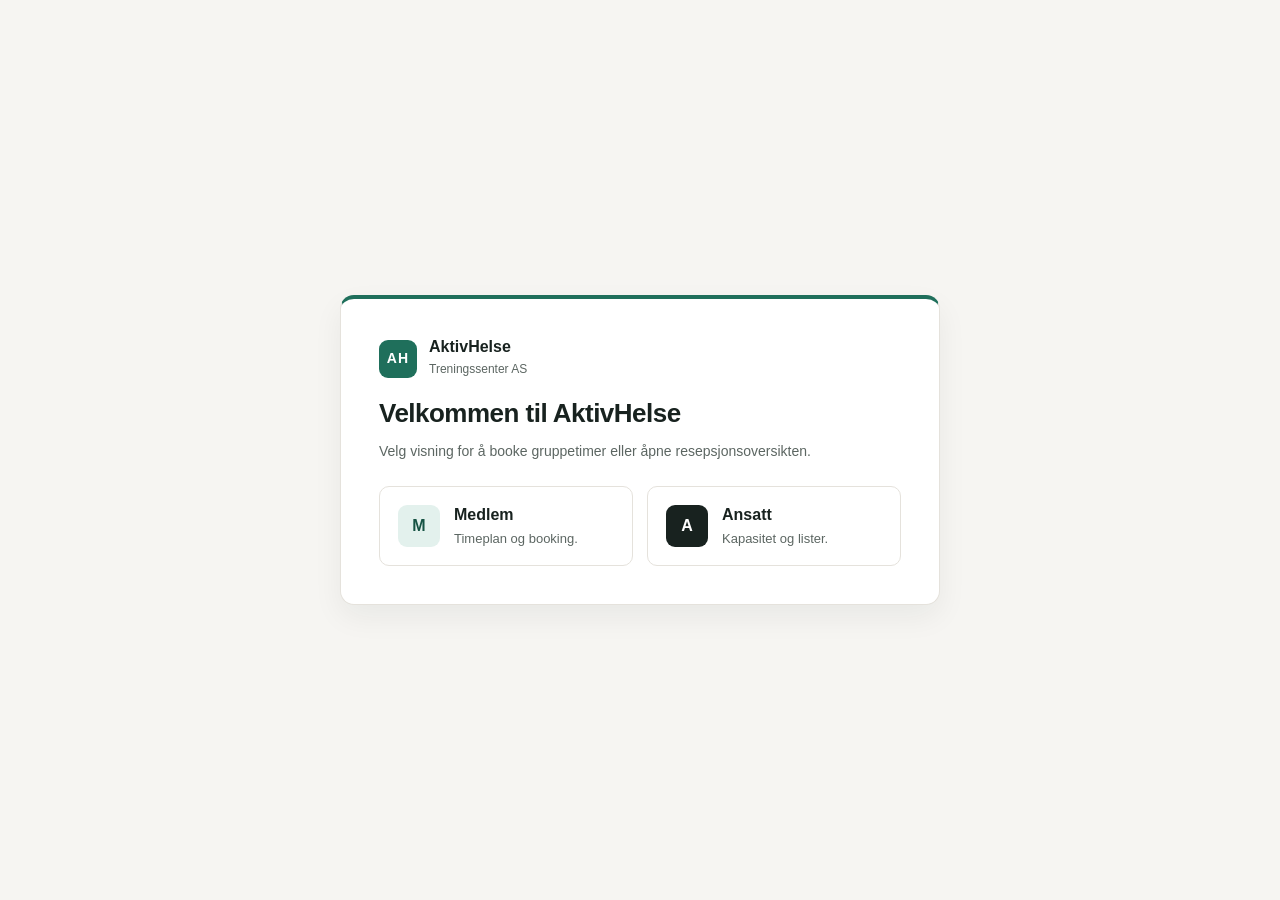
<file: app/index.html>
<!DOCTYPE html>
<html lang="no">
<head>
  <meta charset="UTF-8" />
  <meta name="viewport" content="width=device-width, initial-scale=1.0" />
  <title>AktivHelse Treningssenter AS</title>
  <link rel="stylesheet" href="css/style.css" />
</head>
<body class="sentrert-side">
  <main class="portal-kort">
    <div class="brand-rad" style="margin-bottom: 14px;">
      <span class="brand-ikon">AH</span>
      <div>
        <strong style="font-size: 16px; color: var(--mork-skifer); display: block; line-height: 1.2;">AktivHelse</strong>
        <span style="font-size: 12px; color: var(--tekst-dempet);">Treningssenter AS</span>
      </div>
    </div>

    <h1>Velkommen til AktivHelse</h1>
    <p class="undertittel">
      Velg visning for å booke gruppetimer eller åpne resepsjonsoversikten.
    </p>

    <div class="rolle-valg">
      <a href="medlem.html" class="rolle-kort">
        <div class="rolle-merke">M</div>
        <div>
          <h2>Medlem</h2>
          <p>Timeplan og booking.</p>
        </div>
      </a>

      <a href="ansatt.html" class="rolle-kort">
        <div class="rolle-merke" style="background: var(--mork-skifer); color: #FFFFFF;">A</div>
        <div>
          <h2>Ansatt</h2>
          <p>Kapasitet og lister.</p>
        </div>
      </a>
    </div>
  </main>
</body>
</html>
</file>
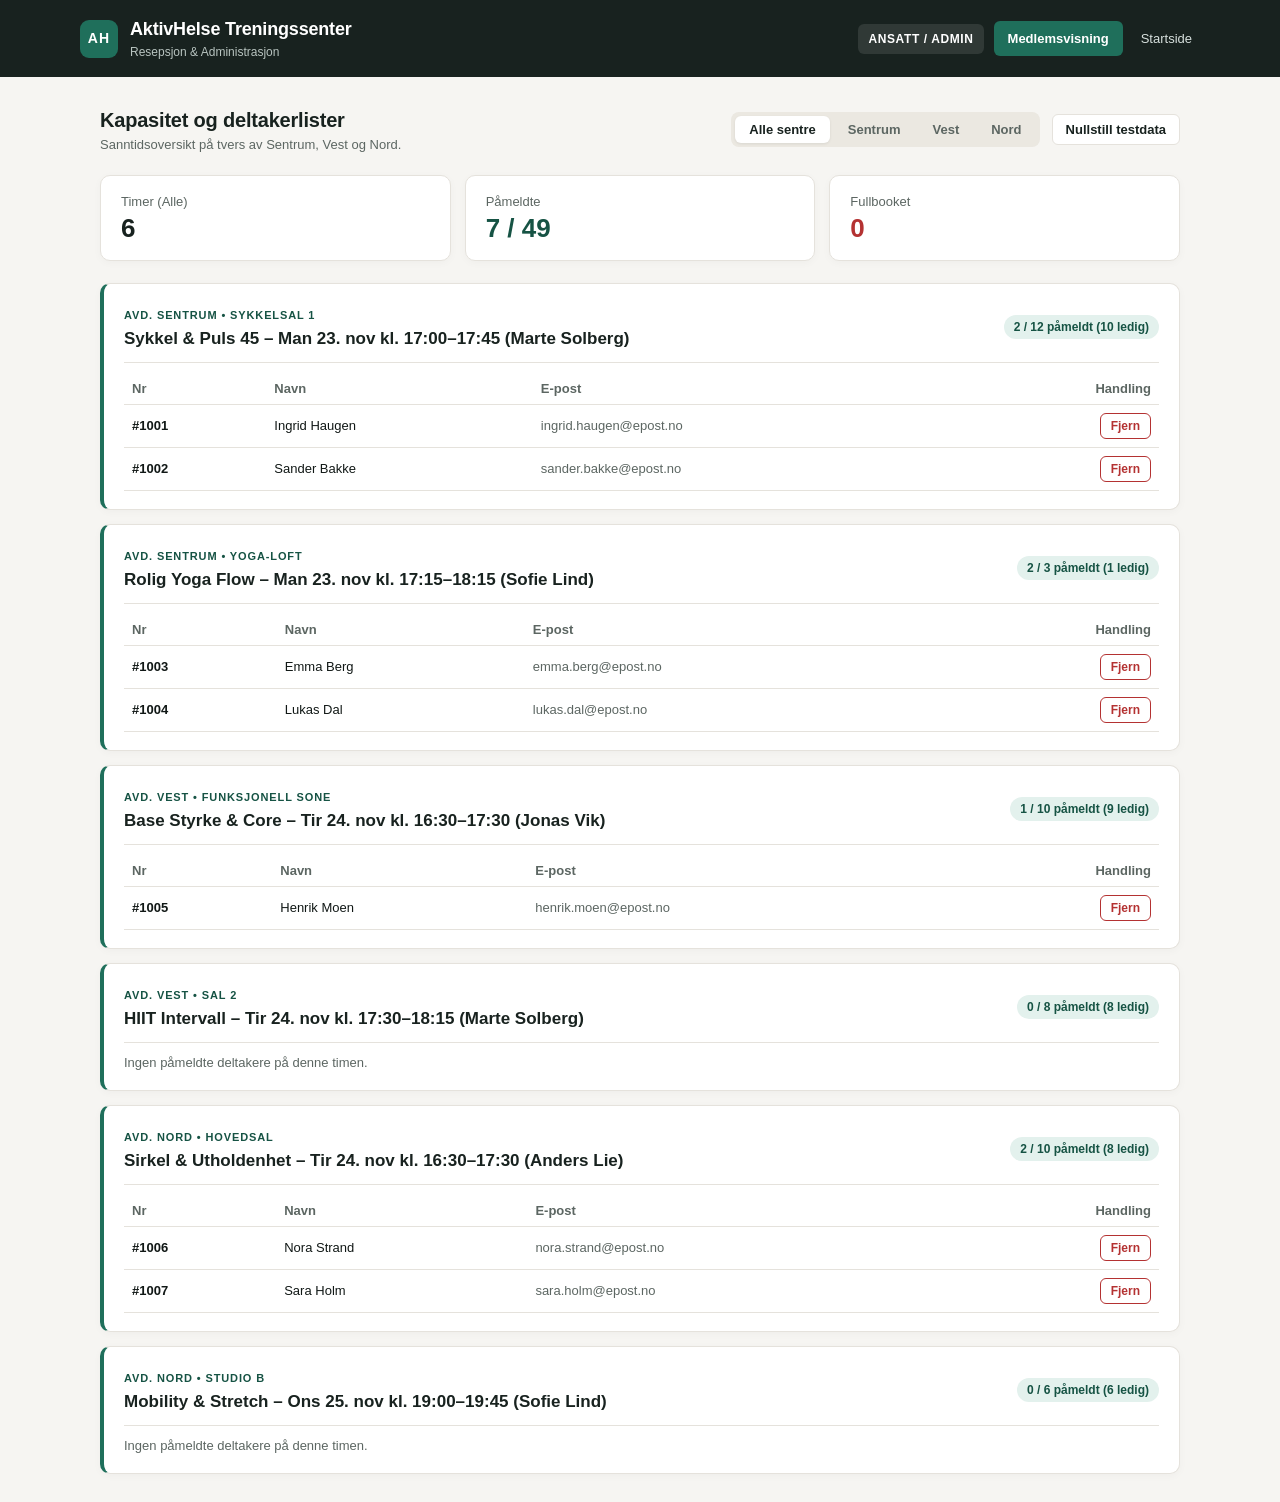
<file: app/ansatt.html>
<!DOCTYPE html>
<html lang="no">
<head>
  <meta charset="UTF-8" />
  <meta name="viewport" content="width=device-width, initial-scale=1.0" />
  <title>AktivHelse – Resepsjon &amp; Ansatt</title>
  <link rel="stylesheet" href="css/style.css" />
</head>
<body>
  <header class="topbar">
    <div class="topbar-innhold">
      <div class="brand-rad">
        <span class="brand-ikon">AH</span>
        <div>
          <h1>AktivHelse Treningssenter</h1>
          <p class="undertittel">Resepsjon &amp; Administrasjon</p>
        </div>
      </div>
      <div class="rolle-bytte">
        <span class="aktiv-rolle">Ansatt / Admin</span>
        <a href="medlem.html" class="btn-sekundar">Medlemsvisning</a>
        <a href="index.html" class="btn-lenke">Startside</a>
      </div>
    </div>
  </header>

  <main class="container">
    <section class="filter-bar">
      <div>
        <h2>Kapasitet og deltakerlister</h2>
        <p class="meta">Sanntidsoversikt på tvers av Sentrum, Vest og Nord.</p>
      </div>
      <div class="filter-kontroll">
        <div class="chip-gruppe" role="group" aria-label="Velg avdeling">
          <button type="button" class="chip aktiv" onclick="velgAnsattChip('Alle', this)">Alle sentre</button>
          <button type="button" class="chip" onclick="velgAnsattChip('Sentrum', this)">Sentrum</button>
          <button type="button" class="chip" onclick="velgAnsattChip('Vest', this)">Vest</button>
          <button type="button" class="chip" onclick="velgAnsattChip('Nord', this)">Nord</button>
        </div>
        <input type="hidden" id="ansatt-avdeling-filter" value="Alle" />
        <button type="button" class="btn-outline" onclick="nullstillDemo()">Nullstill testdata</button>
      </div>
    </section>

    <div id="status-melding" class="melding skjult" role="status"></div>
    <section id="ansatt-liste"></section>
  </main>

  <script src="js/storage.js"></script>
  <script src="js/ansatt.js"></script>
</body>
</html>
</file>
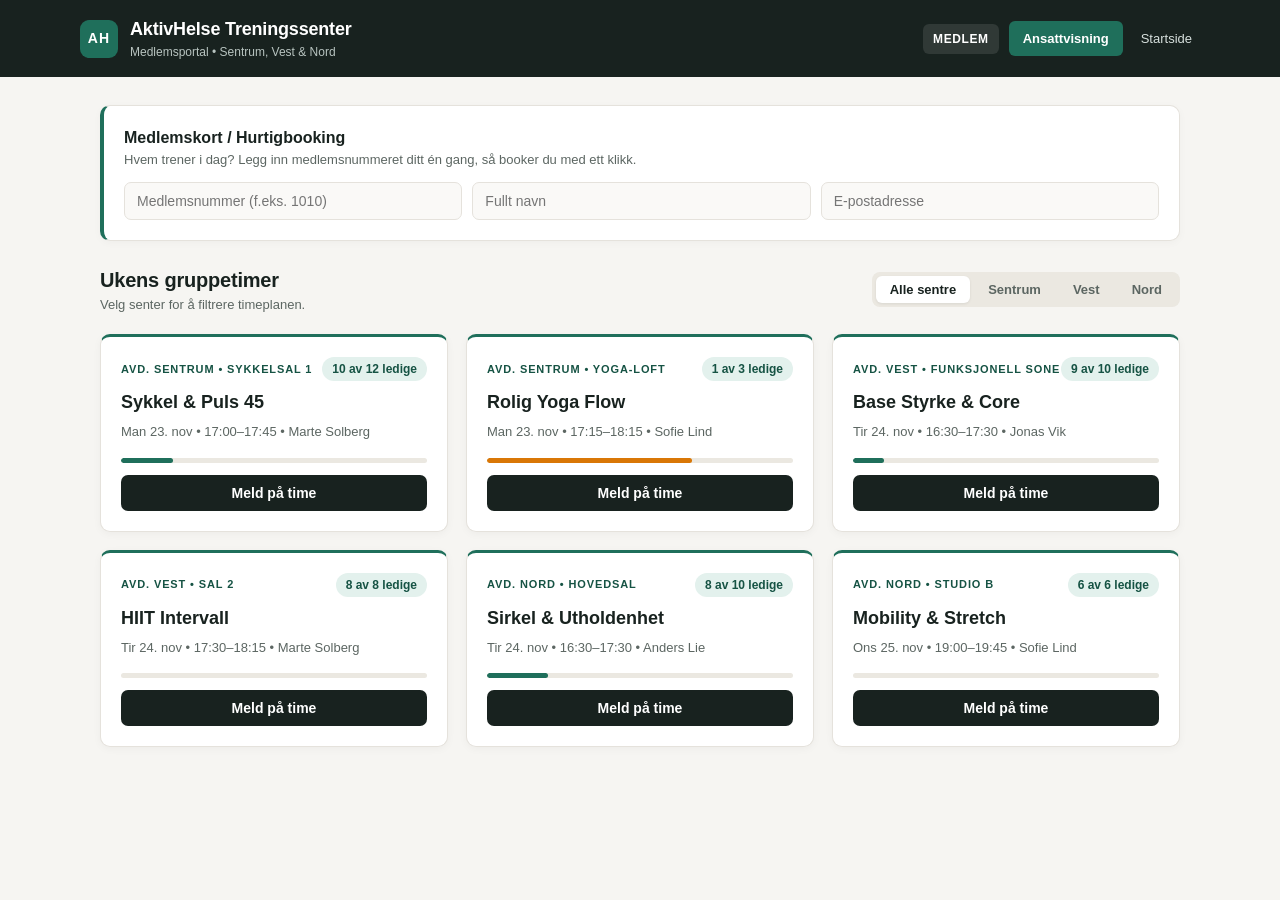
<file: app/medlem.html>
<!DOCTYPE html>
<html lang="no">
<head>
  <meta charset="UTF-8" />
  <meta name="viewport" content="width=device-width, initial-scale=1.0" />
  <title>AktivHelse – Medlemsportal</title>
  <link rel="stylesheet" href="css/style.css" />
</head>
<body>
  <header class="topbar">
    <div class="topbar-innhold">
      <div class="brand-rad">
        <span class="brand-ikon">AH</span>
        <div>
          <h1>AktivHelse Treningssenter</h1>
          <p class="undertittel">Medlemsportal • Sentrum, Vest &amp; Nord</p>
        </div>
      </div>
      <div class="rolle-bytte">
        <span class="aktiv-rolle">Medlem</span>
        <a href="ansatt.html" class="btn-sekundar">Ansattvisning</a>
        <a href="index.html" class="btn-lenke">Startside</a>
      </div>
    </div>
  </header>

  <main class="container">
    <!-- Medlemskort / Hurtigbooking -->
    <section class="kort" style="margin-bottom: 24px; border-left: 4px solid var(--salvie);">
      <div style="display: flex; justify-content: space-between; align-items: center; margin-bottom: 12px; flex-wrap: wrap; gap: 8px;">
        <div>
          <h2 style="font-size: 16px; color: var(--mork-skifer);">Medlemskort / Hurtigbooking</h2>
          <p class="meta">Hvem trener i dag? Legg inn medlemsnummeret ditt én gang, så booker du med ett klikk.</p>
        </div>
        <span id="profil-status" class="badge badge-ledig" style="display: none;">Aktivt medlemskort</span>
      </div>

      <div style="display: grid; grid-template-columns: repeat(auto-fit, minmax(200px, 1fr)); gap: 10px;">
        <input type="text" id="aktiv-medlemsnr" placeholder="Medlemsnummer (f.eks. 1010)" oninput="lagreAktivBruker()" />
        <input type="text" id="aktiv-navn" placeholder="Fullt navn" oninput="lagreAktivBruker()" />
        <input type="email" id="aktiv-epost" placeholder="E-postadresse" oninput="lagreAktivBruker()" />
      </div>
    </section>

    <!-- Avdelings-chips (hurtigfilter) -->
    <section class="filter-bar">
      <div>
        <h2>Ukens gruppetimer</h2>
        <p class="meta">Velg senter for å filtrere timeplanen.</p>
      </div>
      <div class="chip-gruppe" role="group" aria-label="Velg avdeling">
        <button type="button" class="chip aktiv" data-avdeling="Alle" onclick="velgAvdelingChip('Alle', this)">Alle sentre</button>
        <button type="button" class="chip" data-avdeling="Sentrum" onclick="velgAvdelingChip('Sentrum', this)">Sentrum</button>
        <button type="button" class="chip" data-avdeling="Vest" onclick="velgAvdelingChip('Vest', this)">Vest</button>
        <button type="button" class="chip" data-avdeling="Nord" onclick="velgAvdelingChip('Nord', this)">Nord</button>
        <input type="hidden" id="avdeling-filter" value="Alle" />
      </div>
    </section>

    <div id="status-melding" class="melding skjult" role="status"></div>
    <section id="timeplan-liste" class="timeplan-grid"></section>
  </main>

  <script src="js/storage.js"></script>
  <script src="js/medlem.js"></script>
</body>
</html>
</file>
<file: app/css/style.css>
:root {
  --bg-skifer: #F6F5F2;
  --kort-hvit: #FFFFFF;
  --ramme: #E5E2DC;
  --mork-skifer: #18221F;
  --koks: #111816;
  --tekst-dempet: #5C6662;
  --salvie: #1F6F5B;
  --salvie-mork: #165344;
  --lys-salvie: #E3F1ED;
  --varsel-gul: #D97706;
  --varsel-rod: #B43232;
  --varsel-rosa: #FBEAEA;
}

* {
  box-sizing: border-box;
  margin: 0;
  padding: 0;
  font-family: "Inter", -apple-system, BlinkMacSystemFont, "Segoe UI", Roboto, sans-serif;
}

html,
body {
  max-width: 100%;
  overflow-x: hidden;
  background-color: var(--bg-skifer);
  color: var(--koks);
  line-height: 1.5;
}

/* Merkevare-ikon (AH) */
.brand-rad {
  display: flex;
  align-items: center;
  gap: 12px;
}

.brand-ikon {
  display: inline-flex;
  align-items: center;
  justify-content: center;
  width: 38px;
  height: 38px;
  background-color: var(--salvie);
  color: #FFFFFF;
  font-weight: 800;
  font-size: 14px;
  letter-spacing: 0.08em;
  border-radius: 9px;
  flex-shrink: 0;
}

/* Startportal (index.html) */
body.sentrert-side {
  display: flex;
  align-items: center;
  justify-content: center;
  min-height: 100vh;
  padding: 20px;
}

.portal-kort {
  background: var(--kort-hvit);
  border: 1px solid var(--ramme);
  border-top: 4px solid var(--salvie);
  border-radius: 14px;
  max-width: 600px;
  width: 100%;
  padding: 38px;
  box-shadow: 0 12px 30px rgba(24, 34, 31, 0.06);
}

.portal-kort h1 {
  font-size: 26px;
  font-weight: 700;
  letter-spacing: -0.02em;
  color: var(--mork-skifer);
  margin-bottom: 8px;
}

.undertittel {
  color: var(--tekst-dempet);
  font-size: 14px;
}

.rolle-valg {
  display: grid;
  grid-template-columns: 1fr 1fr;
  gap: 14px;
  margin-top: 24px;
}

.rolle-kort {
  display: flex;
  align-items: center;
  gap: 14px;
  padding: 16px 18px;
  border: 1.5px solid var(--ramme);
  border-radius: 10px;
  text-decoration: none;
  color: inherit;
  transition: all 0.15s ease;
}

.rolle-kort:hover {
  border-color: var(--salvie);
  background-color: #F4F9F7;
  transform: translateY(-1px);
}

.rolle-merke {
  width: 42px;
  height: 42px;
  border-radius: 9px;
  background: var(--lys-salvie);
  color: var(--salvie-mork);
  font-weight: 800;
  font-size: 16px;
  display: flex;
  align-items: center;
  justify-content: center;
  flex-shrink: 0;
}

.rolle-kort h2 {
  font-size: 16px;
  color: var(--mork-skifer);
  margin-bottom: 2px;
}

.rolle-kort p {
  font-size: 13px;
  color: var(--tekst-dempet);
}

/* Topplinje */
.topbar {
  background-color: var(--mork-skifer);
  color: #FFFFFF;
  padding: 16px 24px;
}

.topbar-innhold {
  max-width: 1120px;
  margin: 0 auto;
  display: flex;
  justify-content: space-between;
  align-items: center;
  flex-wrap: wrap;
  gap: 12px;
}

.topbar h1 {
  font-size: 18px;
  font-weight: 700;
  letter-spacing: -0.01em;
}

.topbar .undertittel {
  color: #B8C4C0;
  font-size: 12px;
}

.rolle-bytte {
  display: flex;
  align-items: center;
  gap: 10px;
  flex-wrap: wrap;
}

.aktiv-rolle {
  font-size: 12px;
  font-weight: 600;
  text-transform: uppercase;
  letter-spacing: 0.05em;
  background: rgba(255, 255, 255, 0.1);
  padding: 6px 10px;
  border-radius: 6px;
}

.btn-sekundar {
  background-color: var(--salvie);
  color: #FFFFFF;
  border: none;
  padding: 8px 14px;
  border-radius: 6px;
  font-size: 13px;
  font-weight: 600;
  text-decoration: none;
  cursor: pointer;
}

.btn-sekundar:hover {
  background-color: var(--salvie-mork);
}

.btn-outline {
  background: var(--kort-hvit);
  color: var(--mork-skifer);
  border: 1px solid var(--ramme);
  padding: 7px 13px;
  border-radius: 6px;
  font-size: 13px;
  font-weight: 600;
  cursor: pointer;
}

.btn-outline:hover {
  border-color: var(--mork-skifer);
}

.btn-lenke {
  color: #D6DFDC;
  font-size: 13px;
  text-decoration: none;
  padding: 6px 8px;
}

.btn-lenke:hover {
  color: #FFFFFF;
  text-decoration: underline;
}

/* Container & Kort */
.container {
  max-width: 1120px;
  width: 100%;
  margin: 28px auto;
  padding: 0 20px;
}

.kort {
  background: var(--kort-hvit);
  border: 1px solid var(--ramme);
  border-radius: 10px;
  padding: 20px;
  min-width: 0;
  max-width: 100%;
  box-shadow: 0 2px 8px rgba(24, 34, 31, 0.03);
}

/* KPI-rad (ansattvisning) */
.kpi-rad {
  display: grid;
  grid-template-columns: repeat(3, minmax(0, 1fr));
  gap: 14px;
  margin-bottom: 22px;
}

.kpi-kort {
  padding: 16px 20px;
}

.kpi-verdi {
  font-size: 26px;
  font-weight: 700;
  line-height: 1.2;
  margin-top: 2px;
}

.tabell-wrap {
  width: 100%;
  max-width: 100%;
  overflow-x: auto;
  -webkit-overflow-scrolling: touch;
}

.tabell-wrap table {
  width: 100%;
  min-width: 440px;
  border-collapse: collapse;
  margin-top: 10px;
  font-size: 13px;
}

.filter-bar {
  display: flex;
  justify-content: space-between;
  align-items: center;
  flex-wrap: wrap;
  gap: 14px;
  margin-bottom: 20px;
}

.filter-bar h2 {
  font-size: 20px;
  letter-spacing: -0.01em;
  color: var(--mork-skifer);
}

.filter-kontroll {
  display: flex;
  align-items: center;
  gap: 12px;
  flex-wrap: wrap;
  max-width: 100%;
}

/* Avdelings-chips */
.chip-gruppe {
  display: inline-flex;
  background: #EBE8E1;
  padding: 4px;
  border-radius: 8px;
  gap: 4px;
  flex-wrap: wrap;
  max-width: 100%;
}

.chip {
  border: none;
  background: transparent;
  color: var(--tekst-dempet);
  padding: 6px 14px;
  border-radius: 6px;
  font-size: 13px;
  font-weight: 600;
  cursor: pointer;
  transition: all 0.15s ease;
}

.chip:hover {
  color: var(--mork-skifer);
}

.chip.aktiv {
  background: var(--kort-hvit);
  color: var(--mork-skifer);
  box-shadow: 0 1px 3px rgba(0, 0, 0, 0.08);
}

/* Skjemafelt */
input[type="text"],
input[type="email"] {
  width: 100%;
  padding: 10px 12px;
  border: 1px solid var(--ramme);
  border-radius: 7px;
  font-size: 14px;
  background: #FAF9F7;
  color: var(--koks);
}

input:focus {
  outline: none;
  background: #FFFFFF;
  border-color: var(--salvie);
}

/* Statusmeldinger – fast i synsfeltet (viewport) */
.melding {
  position: fixed;
  top: 16px;
  left: 50%;
  transform: translateX(-50%);
  width: min(92vw, 760px);
  padding: 12px 16px;
  border-radius: 8px;
  font-size: 14px;
  font-weight: 600;
  z-index: 1200;
  box-shadow: 0 8px 24px rgba(17, 24, 22, 0.16);
}

.melding.skjult {
  display: none;
}

.melding.suksess {
  background-color: var(--lys-salvie);
  color: var(--salvie-mork);
  border: 1px solid var(--salvie);
}

.melding.feil {
  background-color: var(--varsel-rosa);
  color: var(--varsel-rod);
  border: 1px solid var(--varsel-rod);
}

.melding.info {
  background-color: #F4F8F7;
  color: var(--mork-skifer);
  border: 1px solid var(--salvie);
  border-left: 4px solid var(--varsel-gul);
}

/* Timeplan rutenett */
.timeplan-grid {
  display: grid;
  grid-template-columns: repeat(auto-fill, minmax(min(100%, 315px), 1fr));
  gap: 18px;
}

.time-kort {
  background: var(--kort-hvit);
  border: 1px solid var(--ramme);
  border-top: 3px solid var(--salvie);
  border-radius: 10px;
  padding: 20px;
  min-width: 0;
  display: flex;
  flex-direction: column;
  justify-content: space-between;
  gap: 16px;
  box-shadow: 0 2px 8px rgba(24, 34, 31, 0.04);
  transition: transform 0.15s ease, box-shadow 0.15s ease;
}

.time-kort:hover {
  transform: translateY(-2px);
  box-shadow: 0 6px 16px rgba(24, 34, 31, 0.07);
}

.time-kort.full {
  border-top-color: var(--varsel-rod);
}

.avdeling-tag {
  font-size: 11px;
  font-weight: 700;
  text-transform: uppercase;
  letter-spacing: 0.08em;
  color: var(--salvie-mork);
}

.badge {
  display: inline-block;
  font-size: 12px;
  font-weight: 700;
  padding: 3px 10px;
  border-radius: 999px;
}

.badge-ledig {
  background-color: var(--lys-salvie);
  color: var(--salvie-mork);
}

.badge-full {
  background-color: var(--varsel-rosa);
  color: var(--varsel-rod);
}

.meta {
  font-size: 13px;
  color: var(--tekst-dempet);
}

/* Visuell kapasitetsmåler */
.kapasitet-bar {
  width: 100%;
  height: 5px;
  background: #EBE8E1;
  border-radius: 999px;
  overflow: hidden;
  margin-bottom: 12px;
}

.kapasitet-fyll {
  height: 100%;
  background: var(--salvie);
  border-radius: 999px;
  transition: width 0.25s ease;
}

.kapasitet-fyll.nesten-full {
  background: var(--varsel-gul);
}

.kapasitet-fyll.full {
  background: var(--varsel-rod);
}

/* Knapper */
.btn-paameld {
  width: 100%;
  background-color: var(--mork-skifer);
  color: #FFFFFF;
  border: none;
  padding: 10px 14px;
  border-radius: 7px;
  font-size: 14px;
  font-weight: 600;
  cursor: pointer;
  transition: background-color 0.15s ease;
}

.btn-paameld:hover:not(:disabled) {
  background-color: var(--salvie-mork);
}

.btn-paameld:disabled {
  background-color: #A3ABA8;
  cursor: not-allowed;
}

.btn-avmeld {
  background: transparent;
  color: var(--varsel-rod);
  border: 1px solid var(--varsel-rod);
  padding: 5px 10px;
  border-radius: 6px;
  font-size: 12px;
  font-weight: 600;
  cursor: pointer;
  white-space: nowrap;
}

.btn-avmeld:hover {
  background-color: var(--varsel-rosa);
}

/* Mobilvisning (under 640px) */
@media (max-width: 640px) {
  .melding {
    top: 10px;
    width: calc(100% - 28px);
    font-size: 13px;
  }

  /* Kompakt startportal på mobil: to kort ved siden av hverandre */
  body.sentrert-side {
    padding: 14px;
  }

  .portal-kort {
    padding: 22px 18px;
    border-radius: 12px;
  }

  .portal-kort h1 {
    font-size: 21px;
    margin-bottom: 6px;
  }

  .portal-kort .undertittel {
    font-size: 13px;
  }

  .rolle-valg {
    grid-template-columns: repeat(2, minmax(0, 1fr));
    gap: 10px;
    margin-top: 18px;
  }

  .rolle-kort {
    flex-direction: column;
    align-items: flex-start;
    gap: 8px;
    padding: 14px 12px;
    min-height: 44px;
  }

  .rolle-merke {
    width: 34px;
    height: 34px;
    font-size: 14px;
    border-radius: 8px;
  }

  .rolle-kort h2 {
    font-size: 15px;
    margin-bottom: 2px;
  }

  .rolle-kort p {
    font-size: 12px;
    line-height: 1.3;
  }

  /* Topplinje og container på mobil */
  .topbar {
    padding: 12px 14px;
  }

  .topbar h1 {
    font-size: 16px;
  }

  .brand-ikon {
    width: 32px;
    height: 32px;
    font-size: 12px;
  }

  .container {
    margin: 16px auto;
    padding: 0 14px;
  }

  .kort {
    padding: 15px;
    border-radius: 9px;
  }

  .filter-bar {
    gap: 10px;
    margin-bottom: 14px;
  }

  .filter-bar h2 {
    font-size: 18px;
  }

  /* Avdelings-chips i 4 kolonner */
  .chip-gruppe {
    width: 100%;
    display: grid;
    grid-template-columns: repeat(4, minmax(0, 1fr));
    padding: 3px;
    gap: 3px;
  }

  .chip {
    padding: 7px 4px;
    font-size: 12px;
    text-align: center;
  }

  /* Beholder fin kortstil under medlem, men litt mer kompakt */
  .timeplan-grid {
    grid-template-columns: 1fr;
    gap: 12px;
  }

  .time-kort {
    padding: 15px 16px;
    gap: 12px;
  }

  /* Tre KPI-bokser på rad øverst i ansattvisning */
  .kpi-rad {
    gap: 8px;
    margin-bottom: 14px;
  }

  .kpi-kort {
    padding: 10px 8px;
  }

  .kpi-kort .meta {
    font-size: 11px;
  }

  .kpi-verdi {
    font-size: 17px;
  }

  .ansatt-kort-header h3 {
    font-size: 15px !important;
  }

  .ansatt-kort-header h3 span {
    display: block;
    margin-top: 2px;
    font-size: 12px !important;
  }

  /* Skjul e-postkolonnen og fjern sideveis scroll på mobil */
  .tabell-wrap {
    overflow-x: visible;
  }

  .tabell-wrap table {
    min-width: 0;
    width: 100%;
    font-size: 12.5px;
  }

  .kol-epost {
    display: none !important;
  }

  .tabell-wrap th,
  .tabell-wrap td {
    padding: 6px 5px !important;
  }
}
</file>
